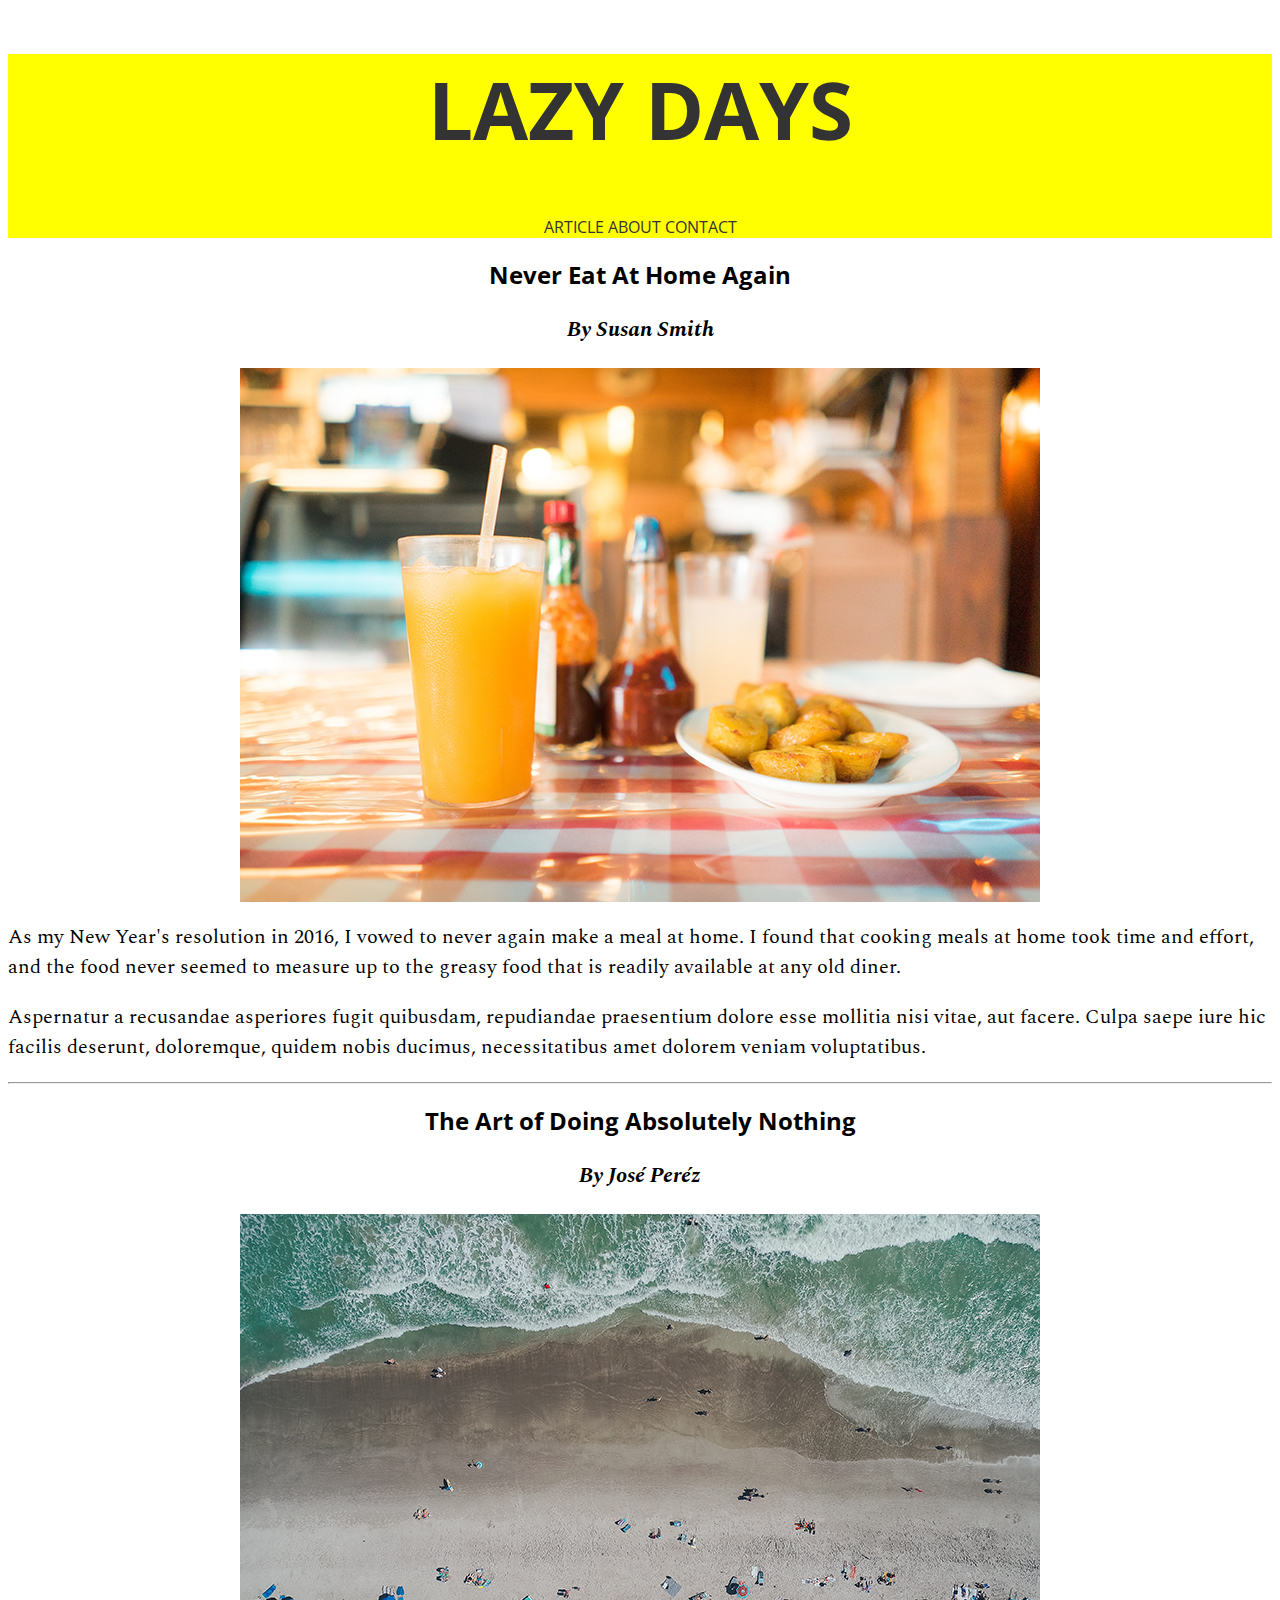
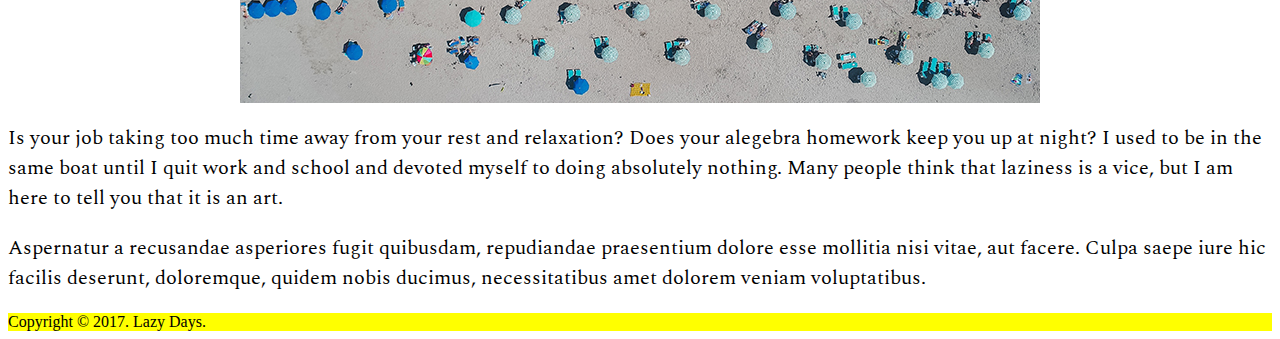
<file: lazy_days/index.html>
<!DOCTYPE html>
<html lang="en">
<body>
<header>
<head>
  <meta charset="UTF-8">
  <meta name="viewport" content="width=device-width, initial-scale=1.0">
  <meta http-equiv="X-UA-Compatible" content="ie=edge">
  <title>Lazy Days</title>
  <link rel="stylesheet" href="css/style.css">
</head>

  <h1>Lazy Days</h1>

<nav>
<a href="">Article</a></li>
<a href="">About</a></li>
<a href="">Contact</a></li>
</nav>
</header>

	<h2>Never Eat At Home Again</h2>
	<h3>By Susan Smith</h3>

	<!-- Add image. The image is diner.jpg in the images folder. -->
  <img src="images/diner.jpg" alt="diner"></img>
	<p>As my New Year's resolution in 2016, I vowed to never again make a meal at home. I found that cooking meals at home took time and effort, and the food never seemed to measure up to the greasy food that is readily available at any old diner.</p>
	<p>Aspernatur a recusandae asperiores fugit quibusdam, repudiandae praesentium dolore esse mollitia nisi vitae, aut facere. Culpa saepe iure hic facilis deserunt, doloremque, quidem nobis ducimus, necessitatibus amet dolorem veniam voluptatibus.</p>
<hr>
	<h2>The Art of Doing Absolutely Nothing</h2>
	<h3>By José Peréz</h3>
	<!-- Add image. The image is beach.jpg in the images folder. -->
<img src="images/beach.jpg" alt="beach"></img>
  <p>Is your job taking too much time away from your rest and relaxation? Does your alegebra homework keep you up at night? I used to be in the same boat until I quit work and school and devoted myself to doing absolutely nothing. Many people think that laziness is a vice, but I am here to tell you that it is an art.</p>
	<p>Aspernatur a recusandae asperiores fugit quibusdam, repudiandae praesentium dolore esse mollitia nisi vitae, aut facere. Culpa saepe iure hic facilis deserunt, doloremque, quidem nobis ducimus, necessitatibus amet dolorem veniam voluptatibus.</p>


	<footer>Copyright &copy; 2017. Lazy Days.</footer>
</body>

</html>
</file>
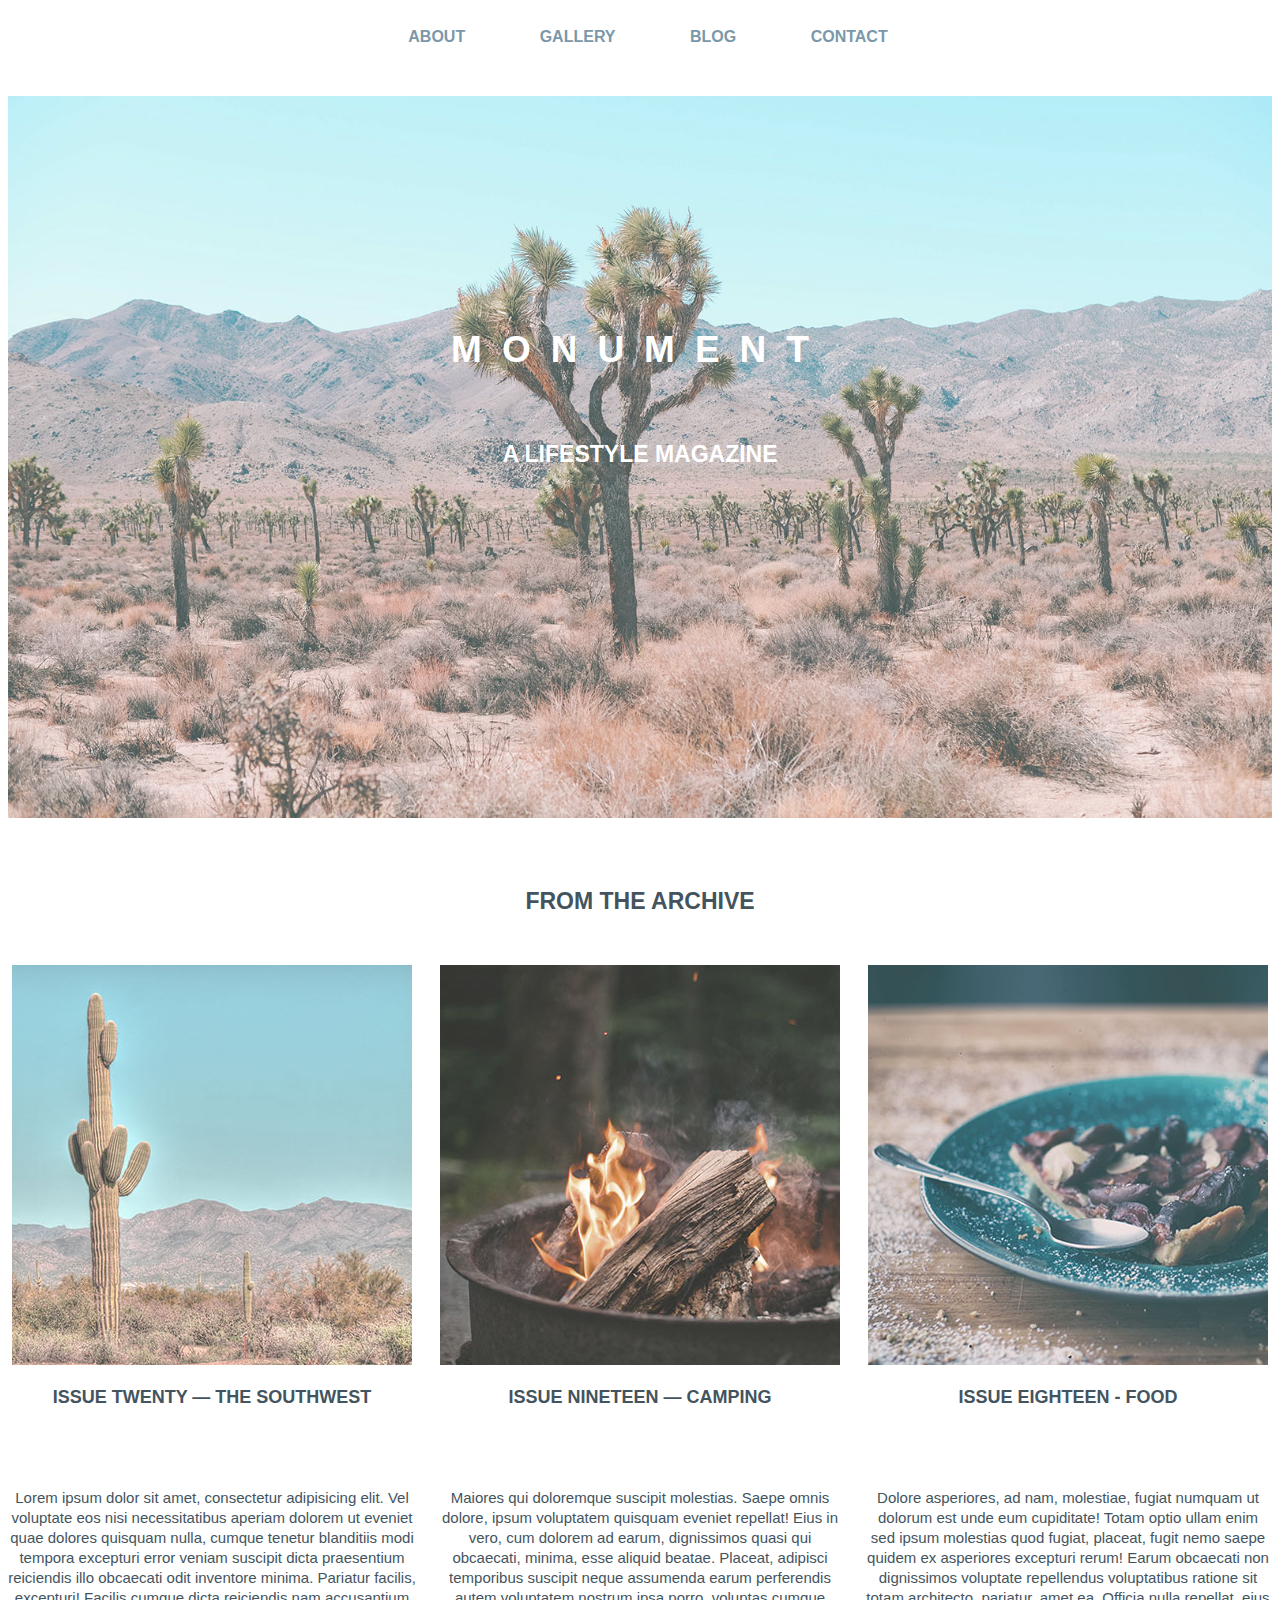
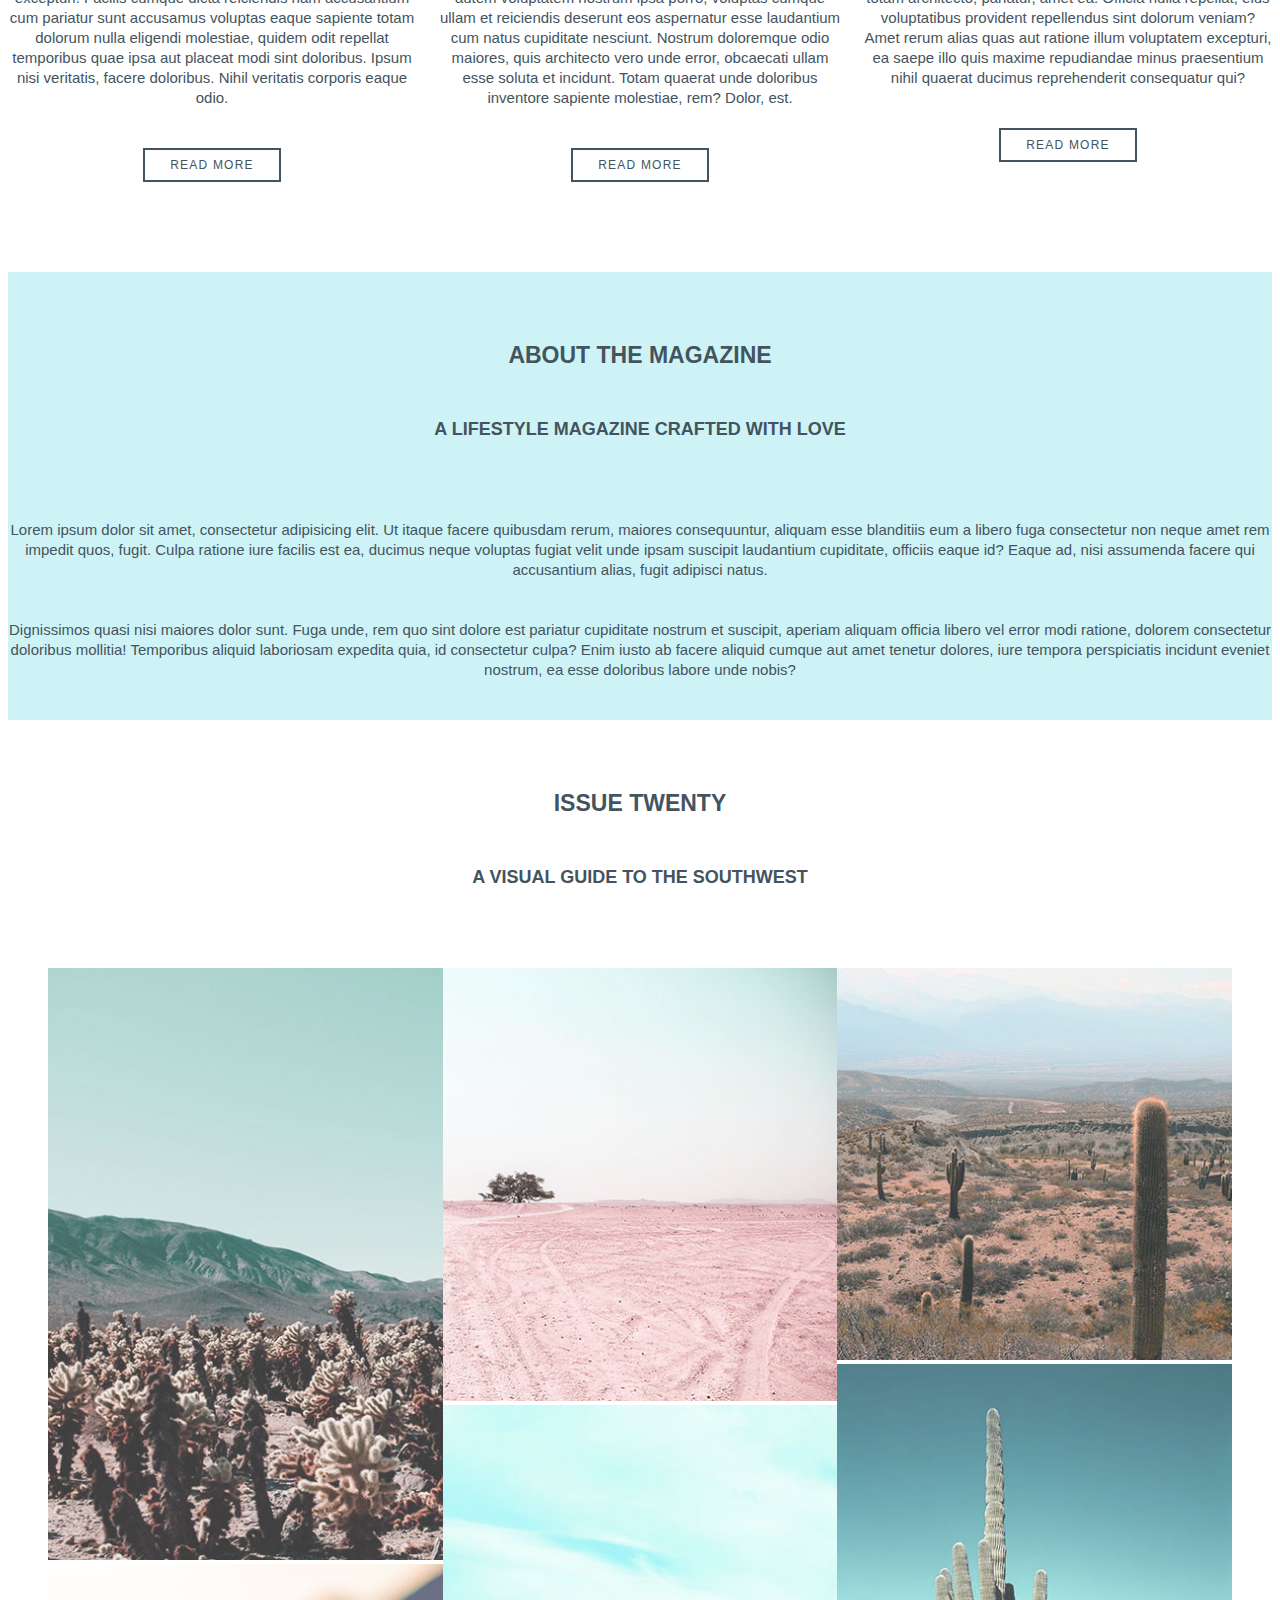
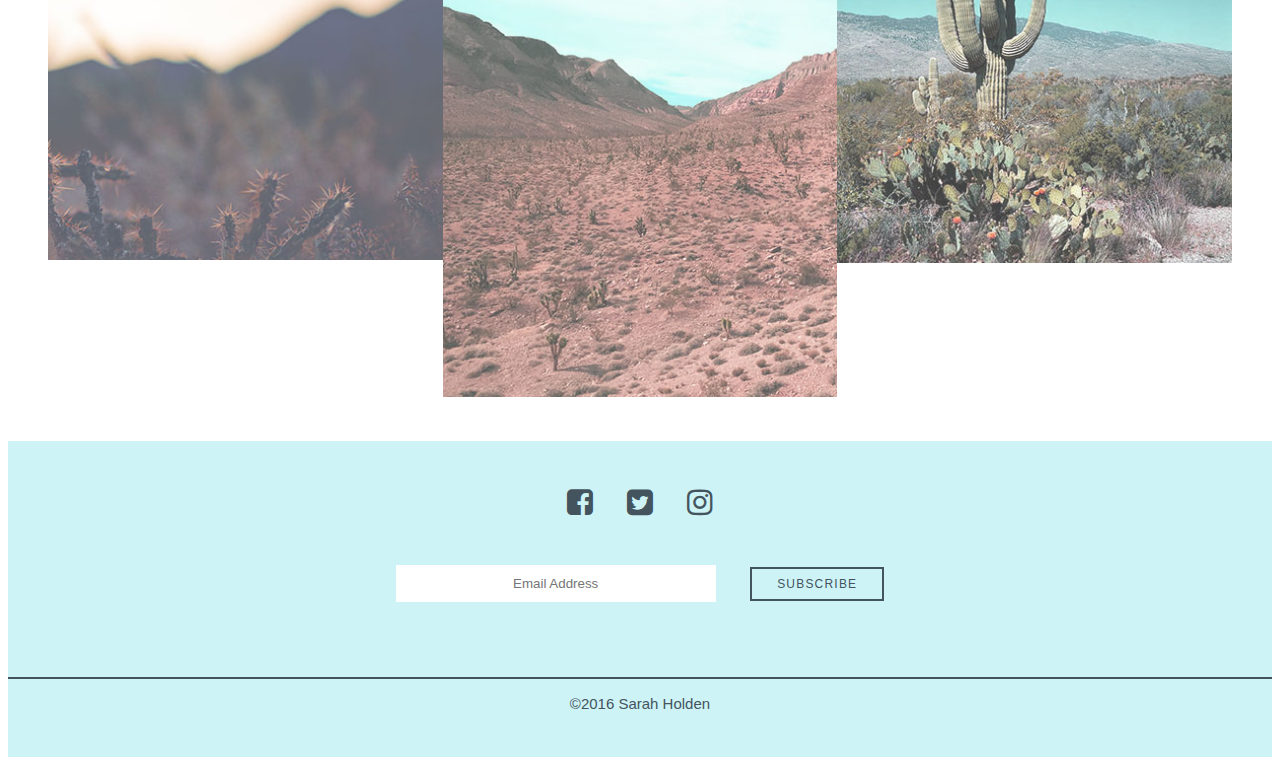
<file: monument_lab_starter/index.html>
<!DOCTYPE html>
<html lang="en">
<head>
	<meta charset="UTF-8">
	<title>Monument | Home</title>
	<!-- Link for FontAwesome has already been added! -->
	<link rel="stylesheet" href="https://maxcdn.bootstrapcdn.com/font-awesome/4.7.0/css/font-awesome.min.css">
	<link rel="stylesheet" href="css/style.css">

</head>
<body>
<div class="navbar">
	<nav>
		<a href="#"> About</a>
		<a href="#">Gallery</a>
		<a href="#">Blog</a>
		<a href="#">Contact</a>
	</nav>
</div>
	<header>
		<h1><a href="#">Monument</a></h1>
		<h2>A Lifestyle Magazine</h2>
	</header>

	<main>
		<section>
			<h2>From the Archive</h2>
			<div class="archive">
				<article>
					<img src="images/article_1.jpg">

					<h3>Issue Twenty &mdash; The Southwest</h3>
					<p>Lorem ipsum dolor sit amet, consectetur adipisicing elit. Vel voluptate eos nisi necessitatibus aperiam dolorem ut eveniet quae dolores quisquam nulla, cumque tenetur blanditiis modi tempora excepturi error veniam suscipit dicta praesentium reiciendis illo obcaecati odit inventore minima. Pariatur facilis, excepturi! Facilis cumque dicta reiciendis nam accusantium cum pariatur sunt accusamus voluptas eaque sapiente totam dolorum nulla eligendi molestiae, quidem odit repellat temporibus quae ipsa aut placeat modi sint doloribus. Ipsum nisi veritatis, facere doloribus. Nihil veritatis corporis eaque odio.</p>
					<!--<a href="#">Read More</a>-->
					<button type="Submit">Read More</button>
				</article>
				<article>
					<img src="images/article_2.jpg">

					<h3>Issue Nineteen &mdash; Camping</h3>
					<p>Maiores qui doloremque suscipit molestias. Saepe omnis dolore, ipsum voluptatem quisquam eveniet repellat! Eius in vero, cum dolorem ad earum, dignissimos quasi qui obcaecati, minima, esse aliquid beatae. Placeat, adipisci temporibus suscipit neque assumenda earum perferendis autem voluptatem nostrum ipsa porro, voluptas cumque ullam et reiciendis deserunt eos aspernatur esse laudantium cum natus cupiditate nesciunt. Nostrum doloremque odio maiores, quis architecto vero unde error, obcaecati ullam esse soluta et incidunt. Totam quaerat unde doloribus inventore sapiente molestiae, rem? Dolor, est.</p>
					<!--<a href="#">Read More</a>-->
					<button type="Submit">Read More</button>
				</article>
				<article>

					<img src="images/article_3.jpg">

					<h3>Issue Eighteen - Food</h3>
					<p>Dolore asperiores, ad nam, molestiae, fugiat numquam ut dolorum est unde eum cupiditate! Totam optio ullam enim sed ipsum molestias quod fugiat, placeat, fugit nemo saepe quidem ex asperiores excepturi rerum! Earum obcaecati non dignissimos voluptate repellendus voluptatibus ratione sit totam architecto, pariatur, amet ea. Officia nulla repellat, eius voluptatibus provident repellendus sint dolorum veniam? Amet rerum alias quas aut ratione illum voluptatem excepturi, ea saepe illo quis maxime repudiandae minus praesentium nihil quaerat ducimus reprehenderit consequatur qui?</p>
					<!--<a href="#">Read More</a-->
					<button type="Submit">Read More</button>
				</article>
			</div>
		</section>
		<section>
			<div class=about>
				<h2>About The Magazine</h2>
				<h3>A Lifestyle Magazine Crafted with Love</h3>
				<p>Lorem ipsum dolor sit amet, consectetur adipisicing elit. Ut itaque facere quibusdam rerum, maiores consequuntur, aliquam esse blanditiis eum a libero fuga consectetur non neque amet rem impedit quos, fugit. Culpa ratione iure facilis est ea, ducimus neque voluptas fugiat velit unde ipsam suscipit laudantium cupiditate, officiis eaque id? Eaque ad, nisi assumenda facere qui accusantium alias, fugit adipisci natus.</p>
				<p>Dignissimos quasi nisi maiores dolor sunt. Fuga unde, rem quo sint dolore est pariatur cupiditate nostrum et suscipit, aperiam aliquam officia libero vel error modi ratione, dolorem consectetur doloribus mollitia! Temporibus aliquid laboriosam expedita quia, id consectetur culpa? Enim iusto ab facere aliquid cumque aut amet tenetur dolores, iure tempora perspiciatis incidunt eveniet nostrum, ea esse doloribus labore unde nobis?</p>
			</div>
		</section>
		<section>
			<h2>Issue Twenty</h2>

			<h3>A visual guide to the Southwest</h3>


			<div class="gallery">
				<div>
					<img src="images/gallery_1.jpg" alt="Desert 1">
					<img src="images/gallery_3.jpg" alt="Desert 2">
				</div>
				<div>
					<img src="images/gallery_4.jpg" alt="Desert 3">
					<img src="images/gallery_2.jpg" alt="Desert 4">
				</div>
				<div>
					<img src="images/gallery_5.jpg" alt="Desert 5">
					<img src="images/gallery_6.jpg" alt="Desert 6">
				</div>
			</div>

		</section>
	</main>


	<!-- Insert FontAwesome Icons -->

	<!-- I've given you this one, but look it up to see what it's used for :) -->
	<footer>
		<div class=wrap>
			<div class="social-links">
				<a href=""><i class="fa fa-facebook-square" aria-hidden="true"></i></a>
				<a href=""><i class="fa fa-twitter-square" aria-hidden="true"></i></a>
				<a href=""><i class="fa fa-instagram" aria-hidden="true"></i></a>
			</div>
			<input type="text" placeholder="Email Address">
			<button type="submit">Subscribe</button>
		</div>
	</br>
	<p class="copyright">&copy;2016 Sarah Holden</p>
</footer>

</body>
</html>
</file>
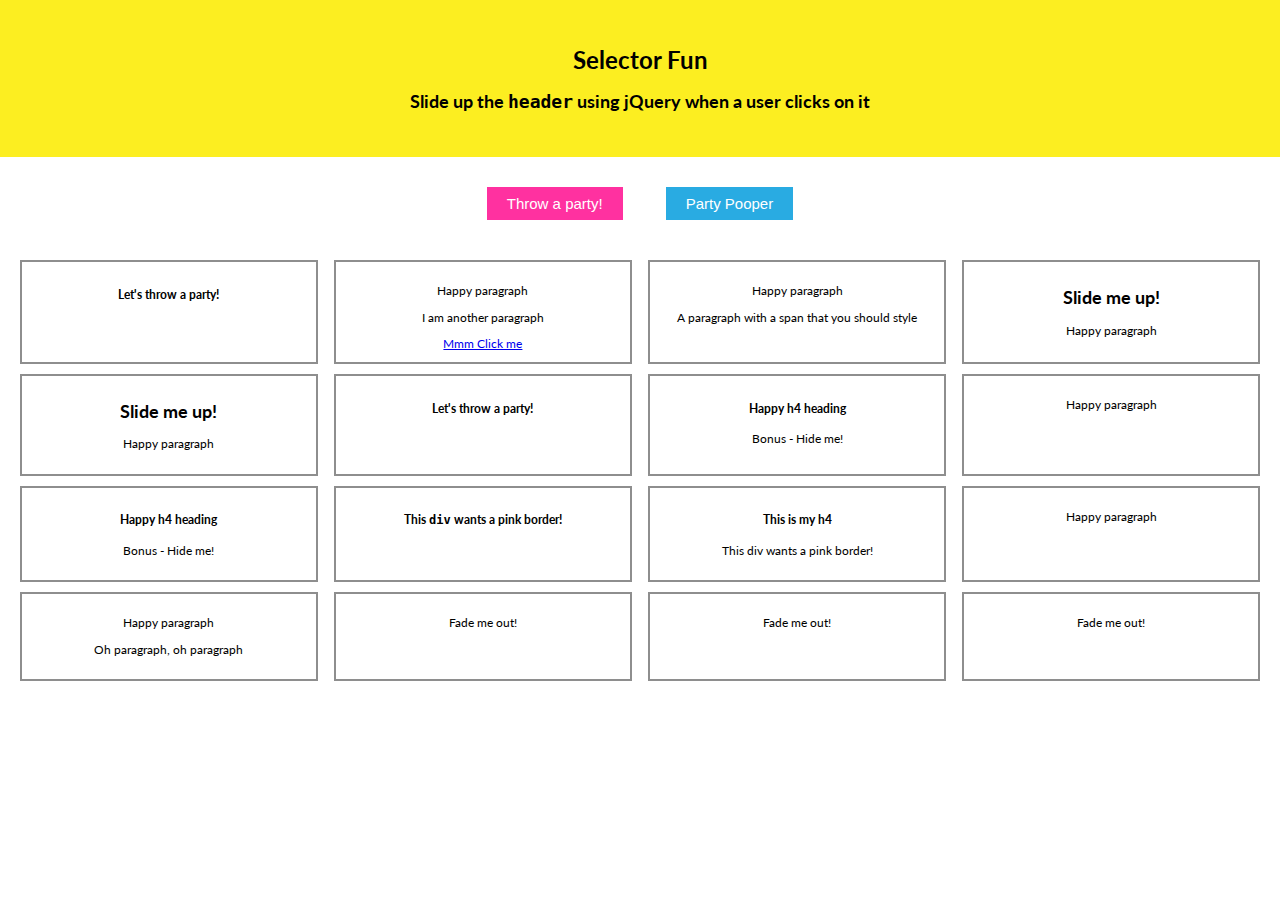
<file: select_fun/index.html>
<!DOCTYPE html>
<html lang="en">
<head>
	<meta charset="utf-8">
	<title>Select Fun!</title>
	<link rel="stylesheet" href="css/style.css">

</head>
<body>

	<header>
		<h1>Selector Fun</h1>
		<h2>Slide up the <code>header</code> using jQuery when a user clicks on it</h2>
	</header>

	<button id="party-time">Throw a party!</button>
	<button id="reset">Party Pooper</button>
	<section id="boxes" class="boring">
		<section class="row" id="row1">
			<div class="box add-para" id="box1">
				<h4>Let's throw a party!</h4>
			</div>

			<article class="box" id="box2">
				<p>Happy paragraph</p>
				<p>I am another paragraph</p>
				<a href="#">Mmm Click me</a>
			</article>

			<div class="box" id="box3">
				<p>Happy paragraph</p>
				<p>A paragraph with a <span>span that you should style</span></p>
			</div>

			<div class="box" id="box4">
				<h2>Slide me up!</h2>
				<p>Happy paragraph</p>
			</div>
		</section>

		<section class="row" id="row2">

			<div class="box" id="box5">
				<h2>Slide me up!</h2>
				<p>Happy paragraph</p>
			</div>

			<article class="box add-para" id="box6">
				<h4>Let's throw a party!</h4>
			</article>

			<article class="box" id="box7">
				<h4>Happy h4 heading</h4>
				<p>Bonus - Hide me!</p>
			</article>

			<div class="box" id="box8">
				<p>Happy paragraph</p>
			</div>
		</section>

		<section class="row" id="row3">

			<article class="box" id="box9">
				<h4>Happy h4 heading</h4>
				<p>Bonus - Hide me!</p>
			</article>

			<div class="box add-para" id="box10">
				<h4>This <code>div</code> wants a pink border!</h4>
			</div>

			<div class="box" id="box11">
				<h4>This is my h4</h4>
				<p>This div wants a pink border!</p>
			</div>

			<article class="box" id="box12">
				<p>Happy paragraph</p>
			</article>

		</section>

		<section class="row" id="row4">

			<article class="box purplebox" id="box14">
				<p>Happy paragraph</p>
				<p>Oh paragraph, oh paragraph</p>
			</article>

			<div class="box" id="box13">
				<p>Fade me out!</p>
			</div>

			<div class="box" id="box15">
				<p>Fade me out!</p>
			</div>

			<div class="box" id="box16">
				<p>Fade me out!</p>
			</div>
		</section>
	</section>

	<footer>
		<p>I am hidden, but I want to be shown when the anchor in box2 is clicked</p>
	</footer>

	<script
  src="http://code.jquery.com/jquery-3.2.1.min.js"
  integrity="sha256-hwg4gsxgFZhOsEEamdOYGBf13FyQuiTwlAQgxVSNgt4="
  crossorigin="anonymous"></script>
	<script src="js/main.js"></script>
</body>
</html>
</file>
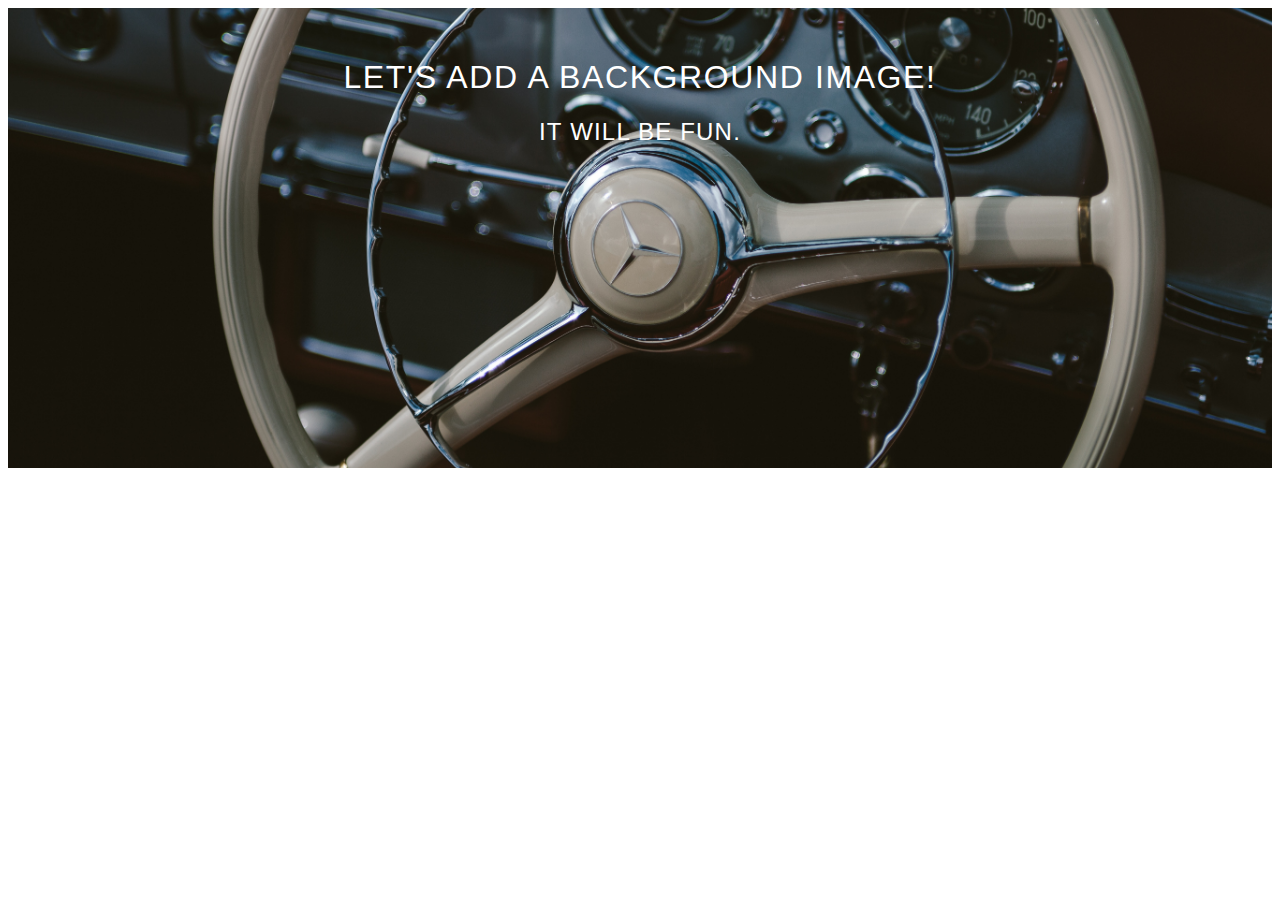
<file: 05_starter_lab/background-image/index.html>
<!DOCTYPE html>
<html lang="en">
<head>
	<meta charset="UTF-8">
	<title>Background Image</title>
	<link rel="stylesheet" href="css/style.css">
</head>
<body>

	<header>
		<h1>Let's add a background Image!</h1>
		<h2>It will be fun.</h2>
	</header>
	
</body>
</html>
</file>
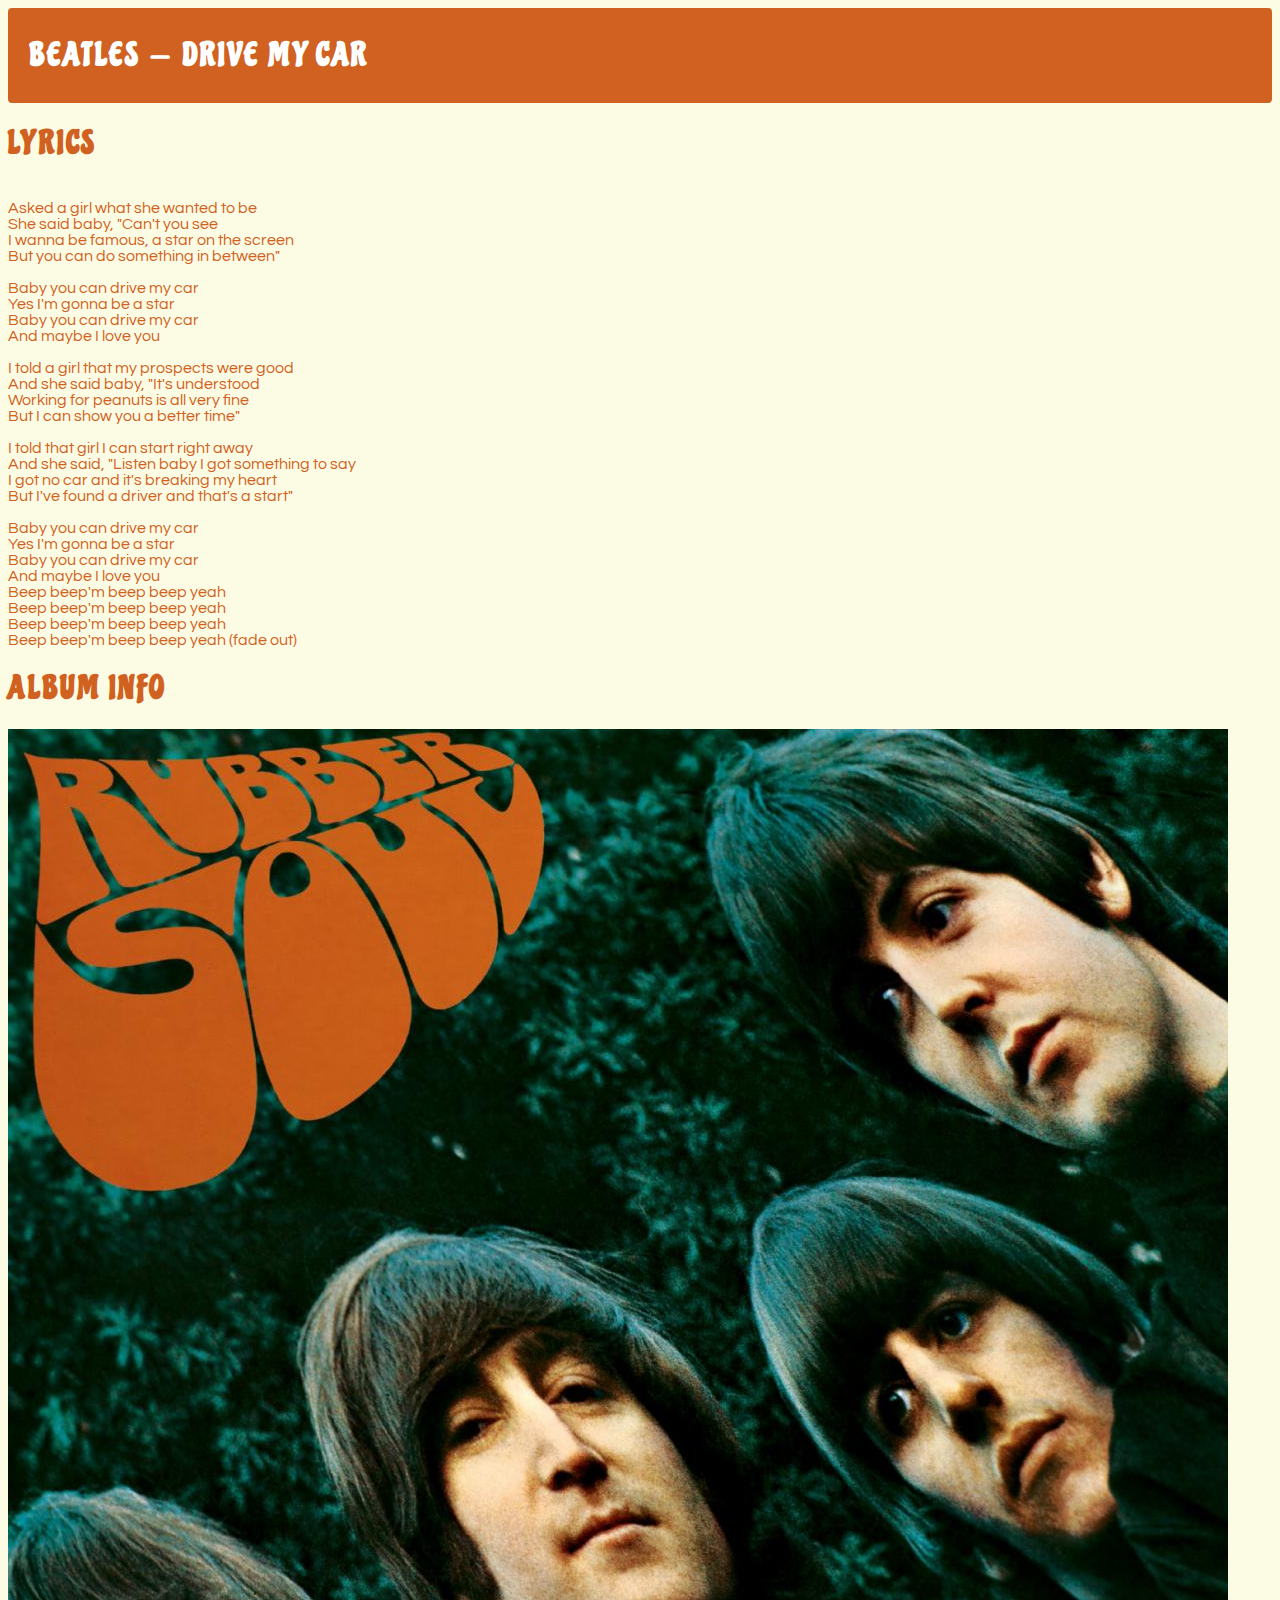
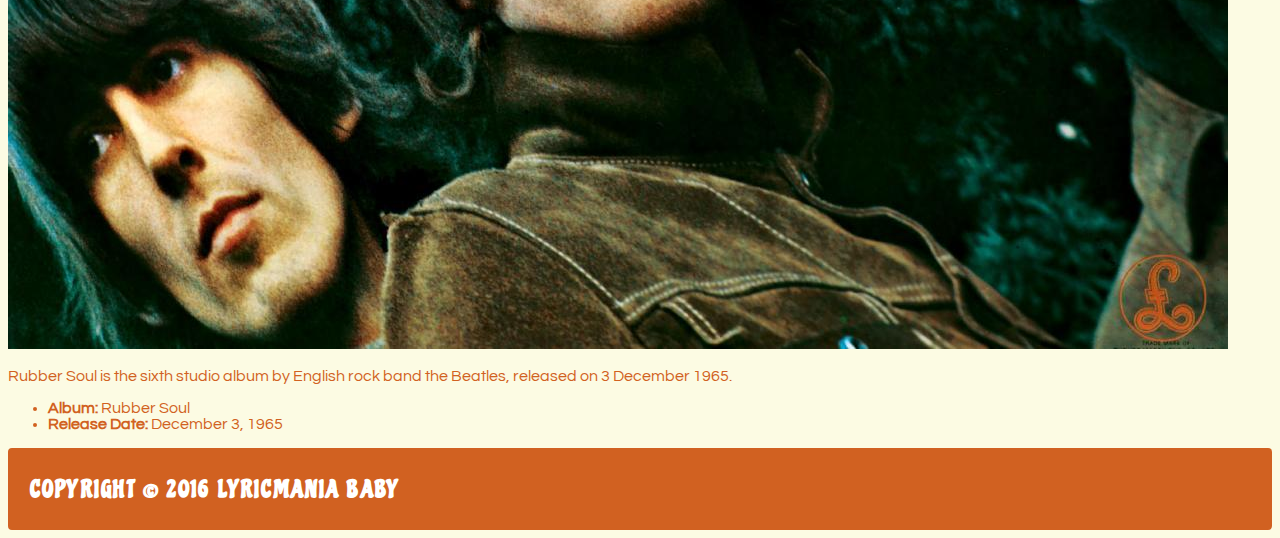
<file: 05_starter_lab/beatles_columns/index.html>
<!DOCTYPE html>
<html lang="en">
<head>
	<meta charset="UTF-8">
	<title>Floating Sections</title>
	<link href='https://fonts.googleapis.com/css?family=Chicle' rel='stylesheet' type='text/css'>
	<link href='https://fonts.googleapis.com/css?family=Questrial' rel='stylesheet' type='text/css'>
	<link rel="stylesheet" href="css/style.css">
</head>
<body>

	<div id="page">

		<header>
		  <h1>Beatles &mdash; Drive my Car</h1>
		</header>


			  <h1>Lyrics</h1>
			  <p><br>
			  	Asked a girl what she wanted to be<br>
					She said baby, "Can't you see<br>
					I wanna be famous, a star on the screen<br>
					But you can do something in between"<br>
					<br>
					Baby you can drive my car<br>
					Yes I'm gonna be a star<br>
					Baby you can drive my car<br>
					And maybe I love you<br>
					<br>
					I told a girl that my prospects were good<br>
					And she said baby, "It's understood<br>
					Working for peanuts is all very fine<br>
					But I can show you a better time"<br>
					<br>
					I told that girl I can start right away<br>
					And she said, "Listen baby I got something to say<br>
					I got no car and it's breaking my heart<br>
					But I've found a driver and that's a start"<br>
					<br>
					Baby you can drive my car<br>
					Yes I'm gonna be a star<br>
					Baby you can drive my car<br>
					And maybe I love you<br>
					Beep beep'm beep beep yeah<br>
					Beep beep'm beep beep yeah<br>
					Beep beep'm beep beep yeah<br>
					Beep beep'm beep beep yeah (fade out)<br>
			  </p>


			  <h1>Album Info</h1>
			  <img src="images/rubber_soul.jpg" alt="Rubber Soul Album Cover">
			  <p>Rubber Soul is the sixth studio album by English rock band the Beatles, released on 3 December 1965.</p>
			  <ul>
			  	<li><strong>Album:</strong> Rubber Soul</li>
			  	<li><strong>Release Date:</strong> December 3, 1965</li>
			  </ul>


		<footer>
		  <h2>Copyright &copy; 2016 Lyricmania Baby</h2>
		</footer>

	</div>

</body>
</html>
</file>
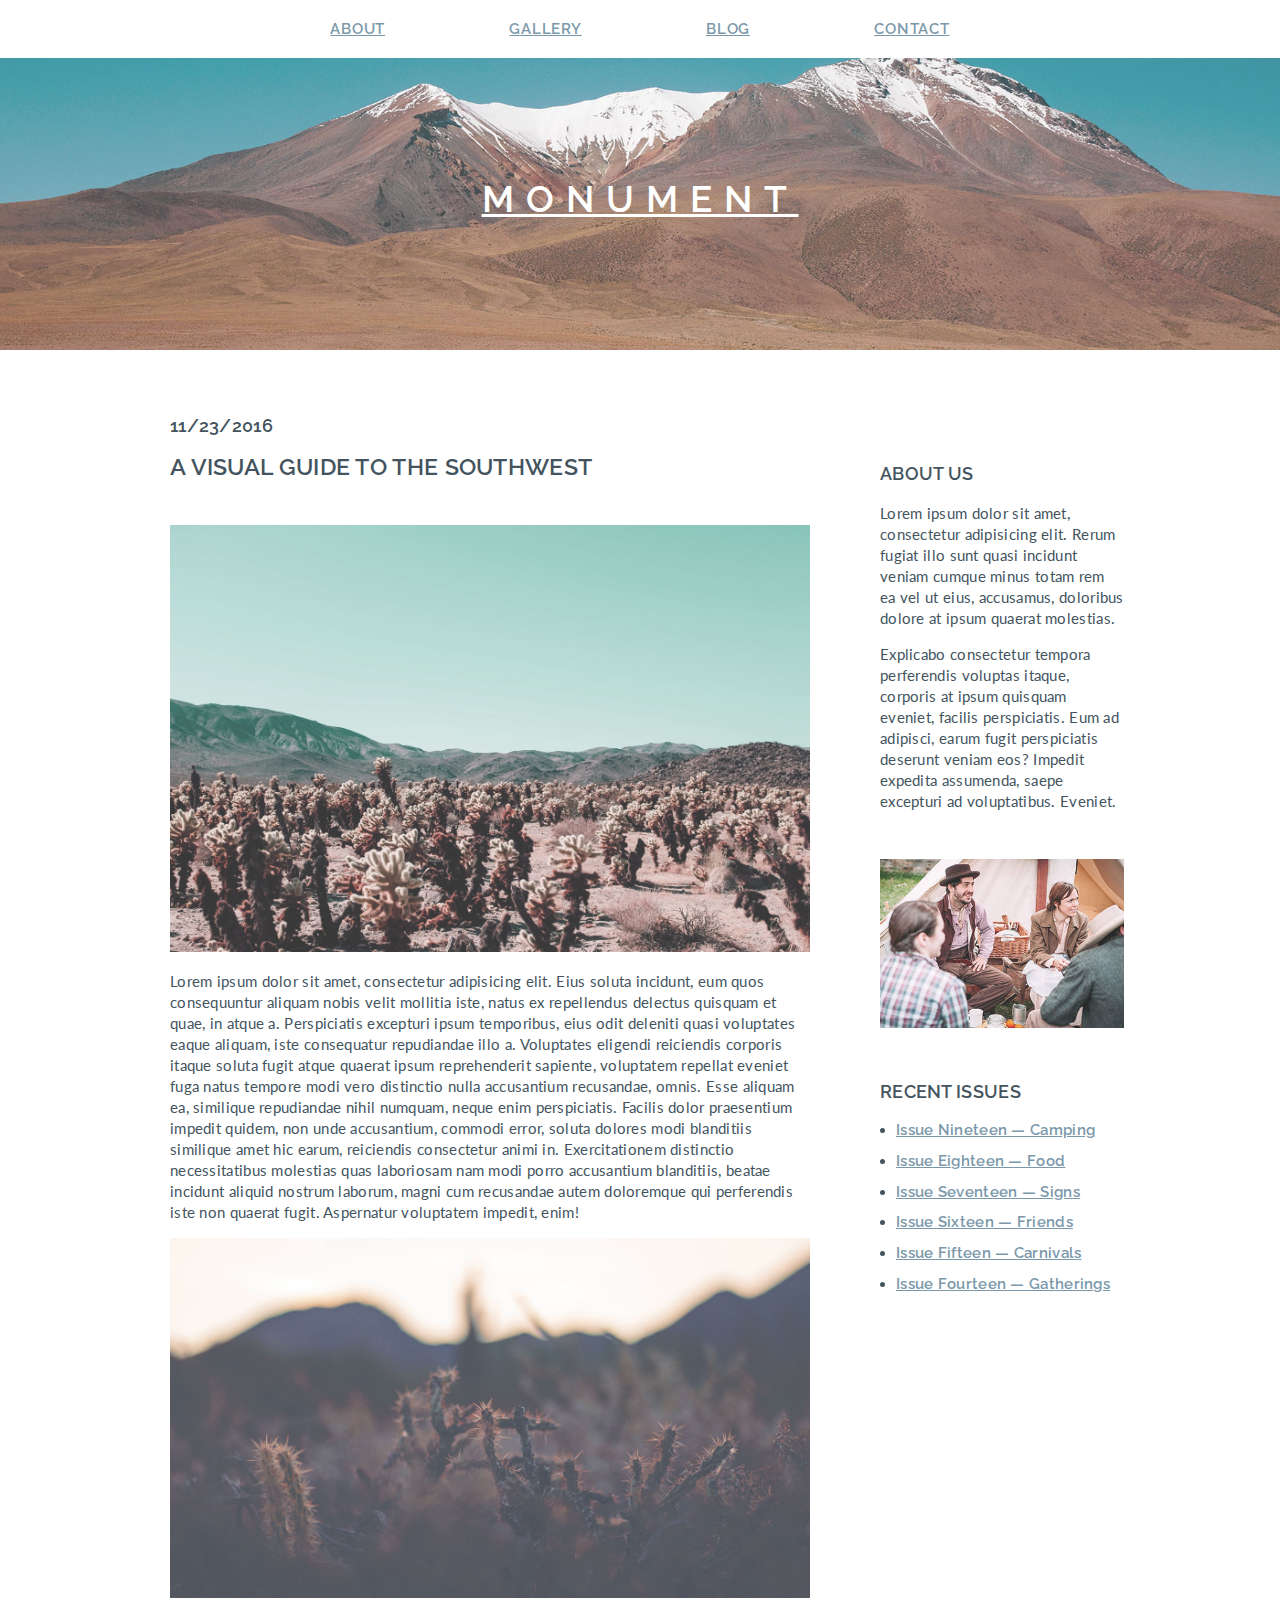
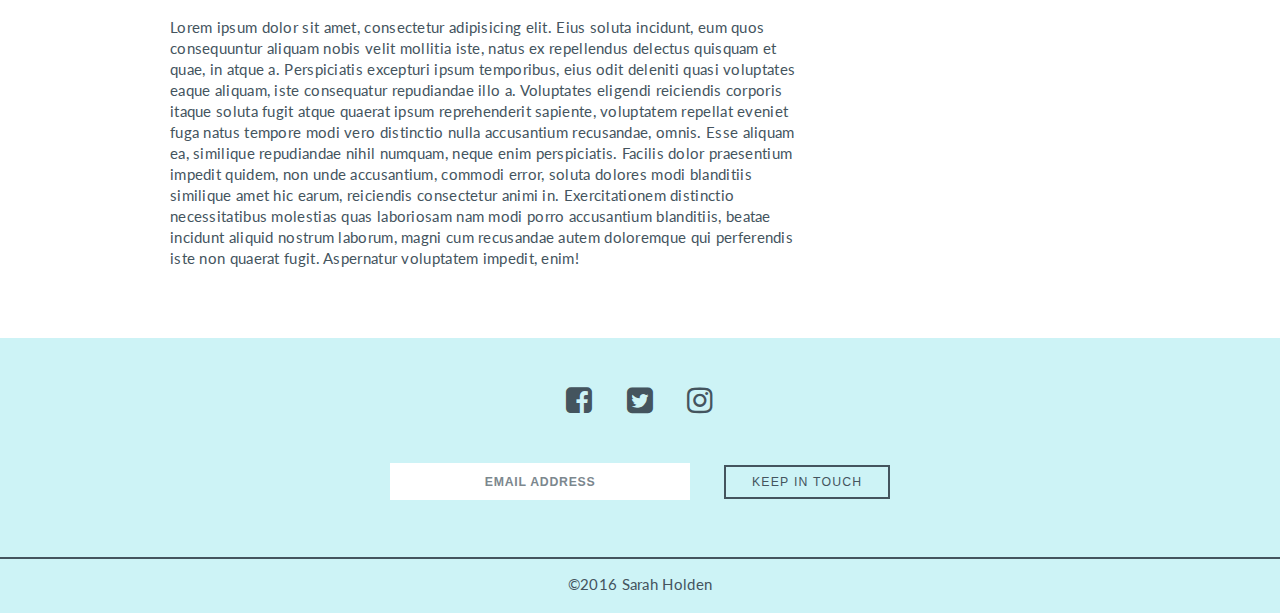
<file: 05_starter_lab/inspect_element/index.html>
<!DOCTYPE html>
<html lang="en">
<head>
	<meta charset="UTF-8">
	<title>Monument | Blog</title>
	<link href="https://fonts.googleapis.com/css?family=Lato:400,400i|Raleway:500,600" rel="stylesheet">
	<link rel="stylesheet" href="https://maxcdn.bootstrapcdn.com/font-awesome/4.7.0/css/font-awesome.min.css">
	<link rel="stylesheet" href="css/style.css">

</head>
<body class="blog-page">

	<header>
		<div>
			<h1><a href="index.html">Monument</a></h1>
		</div>
	</header>
	<nav>
		<a href="index.html#about">About</a>
		<a href="index.html#gallery">Gallery</a>
		<a href="blog.html">Blog</a>
		<a href="index.html#contact">Contact</a>
	</nav>

	<div class="wrap grid-wrapper">
		<section>
			<article>
				<h3>11/23/2016</h3>
				<h2>A Visual Guide to the Southwest</h2>
				<img src="images/blog_1.jpg" alt="">
				<p>Lorem ipsum dolor sit amet, consectetur adipisicing elit. Eius soluta incidunt, eum quos consequuntur aliquam nobis velit mollitia iste, natus ex repellendus delectus quisquam et quae, in atque a. Perspiciatis excepturi ipsum temporibus, eius odit deleniti quasi voluptates eaque aliquam, iste consequatur repudiandae illo a. Voluptates eligendi reiciendis corporis itaque soluta fugit atque quaerat ipsum reprehenderit sapiente, voluptatem repellat eveniet fuga natus tempore modi vero distinctio nulla accusantium recusandae, omnis. Esse aliquam ea, similique repudiandae nihil numquam, neque enim perspiciatis. Facilis dolor praesentium impedit quidem, non unde accusantium, commodi error, soluta dolores modi blanditiis similique amet hic earum, reiciendis consectetur animi in. Exercitationem distinctio necessitatibus molestias quas laboriosam nam modi porro accusantium blanditiis, beatae incidunt aliquid nostrum laborum, magni cum recusandae autem doloremque qui perferendis iste non quaerat fugit. Aspernatur voluptatem impedit, enim!</p>
				<img src="images/blog_2.jpg" alt="">
				<p>Lorem ipsum dolor sit amet, consectetur adipisicing elit. Eius soluta incidunt, eum quos consequuntur aliquam nobis velit mollitia iste, natus ex repellendus delectus quisquam et quae, in atque a. Perspiciatis excepturi ipsum temporibus, eius odit deleniti quasi voluptates eaque aliquam, iste consequatur repudiandae illo a. Voluptates eligendi reiciendis corporis itaque soluta fugit atque quaerat ipsum reprehenderit sapiente, voluptatem repellat eveniet fuga natus tempore modi vero distinctio nulla accusantium recusandae, omnis. Esse aliquam ea, similique repudiandae nihil numquam, neque enim perspiciatis. Facilis dolor praesentium impedit quidem, non unde accusantium, commodi error, soluta dolores modi blanditiis similique amet hic earum, reiciendis consectetur animi in. Exercitationem distinctio necessitatibus molestias quas laboriosam nam modi porro accusantium blanditiis, beatae incidunt aliquid nostrum laborum, magni cum recusandae autem doloremque qui perferendis iste non quaerat fugit. Aspernatur voluptatem impedit, enim!</p>
			</article>
		</section>

		<aside>
			<h3>About Us</h3>
			<p>Lorem ipsum dolor sit amet, consectetur adipisicing elit. Rerum fugiat illo sunt quasi incidunt veniam cumque minus totam rem ea vel ut eius, accusamus, doloribus dolore at ipsum quaerat molestias.</p>
			<p>Explicabo consectetur tempora perferendis voluptas itaque, corporis at ipsum quisquam eveniet, facilis perspiciatis. Eum ad adipisci, earum fugit perspiciatis deserunt veniam eos? Impedit expedita assumenda, saepe excepturi ad voluptatibus. Eveniet.</p>
			<img src="images/about.jpg" alt="">
			<h3>Recent Issues</h3>
			<ul>
				<li><a href="">Issue Nineteen &mdash; Camping</a></li>
				<li><a href="">Issue Eighteen &mdash; Food</a></li>
				<li><a href="">Issue Seventeen &mdash; Signs</a></li>
				<li><a href="">Issue Sixteen &mdash; Friends</a></li>
				<li><a href="">Issue Fifteen &mdash; Carnivals</a></li>
				<li><a href="">Issue Fourteen &mdash; Gatherings</a></li>
			</ul>
		</aside>
	</div>

	<footer>
		<div class="wrap">
			<div class="social-links">
				<a href=""><i class="fa fa-facebook-square" aria-hidden="true"></i></a>
				<a href=""><i class="fa fa-twitter-square" aria-hidden="true"></i></a>
				<a href=""><i class="fa fa-instagram" aria-hidden="true"></i></a>
			</div>
			<input type="text" placeholder="Email Address">
			<button type="submit">Keep in Touch</button>
		</div>

		<p class="copyright">&copy;2016 Sarah Holden</p>
	</footer>

</body>
</html>
</file>
<file: lazy_days/css/style.css>
@import url('https://fonts.googleapis.com/css?family=Open+Sans:400,700,700i|Spectral:400,400i');

header {
  background-color: yellow;
  font-family: "Open Sans","serif";
  font-size: 40px;
  text-align: center;
  color: #333333;
  text-transform: uppercase;
}
nav {
  font-family: "Open Sans","serif";
  font-size: 16px;
}
a {
  text-decoration: none;
  color: #333333;
}
body {
  text-align: center;
}
h2  {
  font-family: "Open Sans","serif";
}
h3 {
  font-family: "Spectral";
  font-size: 22px;
  font-style: italic;
}
img {
  display: block;
  margin: 0 auto;
}
p {
  font-family: "Spectral";
  font-size: 20px;
  text-align: left;
}
footer {
  background-color: yellow;
  text-align: left;
}
</file>
<file: monument_lab_starter/css/style.css>
/*Add a link to Google Fonts at the top! THis should be the first line of your stylesheet.*/
@import url('https://fonts.googleapis.com/css?family=Lato%7CRaleway:400,600')`
/* ----------------------------------------
Base Styles
------------------------------------------- */
/* Note: Makes sure that padding and the border are included in the width for each element. */
/* Don't add anything else under the * selector! */
* {
	box-sizing: border-box;
}

img {
	max-width: 100%;
}

/* ----------------------------------------
Typography
------------------------------------------- */
body {
	font-family: "Raleway", sans-serif;
	font-weight: 600px;
	text-align: center;
	color: #44545E;
}


/* ----------------------------------------
Lists
------------------------------------------- */
nav a{
	text-decoration: none;
	color: #7B98AA;
	text-transform: uppercase;
	font-family: "Raleway", sans-serif;
	font-weight: 600;
	font-size: 16px;
	display: inline-block;
	padding-bottom: 50px;

}
nav {
	text-align: center;
	margin-top: 20px;
	word-spacing: 70px;

}
.navbar {
	position: fixed;
	width: 100%;
	height: auto;
	background-color:white;
}



/* ----------------------------------------
Layout
------------------------------------------- */

.archive {
	display: grid;
	grid-template-columns: 1fr 1fr 1fr;
	column-gap: 20px;
	margin: 10px 0px 10px 0px;
}
p {
	font-family: "Lato", sans-serif;
	font-size: 15px;
	font-weight: 400px;
	color: #44545E;
	text-align: center;
	line-height: 20px;
	margin-bottom: 40px;
}
h2 {
	text-align: center;
	font-family: "raleway", sans-serif;
	font-size: 23px;
	font-weight: 600px;
	color: #44545E;
	text-transform: uppercase;
	padding: 30px;
	margin-bottom: 20px;
	margin-top: 40px;
}
h3 {
	text-align: center;
	font-family: "Raleway", sans-serif;
	font-weight: 600px;
	font-size: 18px;
	color: #44545E;
	text-transform: uppercase;
	margin-bottom: 30px;
	padding-bottom: 50px;
}
.about {
	background-color: #CDF3F6;
	overflow: auto;
	margin-top: 20px;
	text-align: center;
}
.gallery {
	display: grid;
	grid-template-columns: 1fr 1fr 1fr;
	padding-bottom: 40px;
	margin: 0px 40px 0px 40px;
}


/* ----------------------------------------
Header
------------------------------------------- */
header {
	background-image: url("../images/home_header_bg.jpg");
	text-align: center;
	color: white;
	background-size: cover;
	padding: 300px;


}
header h1 a {
	color: white;
	text-decoration: none;
	font-family: "Raleway", sans-serif;
	font-weight: 600px;
	text-transform: uppercase;
	font-size: 37px;
	letter-spacing: 20px;
	text-indent: 20px;

}
header h2 {
	text-transform: uppercase;
	font-size: 23px;
	font-weight: 600px;
	font-family: "Raleway", sans-serif;
	color: white;
}
article {
	text-align: center;
	margin-bottom: 70px;

}
/* ----------------------------------------
Buttons
------------------------------------------- */
button {
	cursor: pointer;
	outline: 0;
	border: 2px solid #44545E;
	color: #44545E;
	padding: 8px 25px;
	background-color: transparent;
	font-weight: 500;
	text-transform: uppercase;
	font-size: 12px;
	letter-spacing: 1.2px;
	transition: all .3s ease-in-out;

}

/*article a {
text-align: center;
text-decoration: none;
color: #44545E;
text-transform: uppercase;
border: solid;
font-family: "Raleway", sans-serif;
font-weight: 600px;
font-size:13px;
padding: 15px 25px 15px 25px;
margin-bottom: 60px;

}*/
/*footer button {
cursor: pointer;
outline: 0;
border: 2px solid #44545E;
color: #44545E;
padding: 8px 25px;
background-color: transparent;
font-weight: 500;
text-transform: uppercase;
font-size: 12px;
letter-spacing: 1.2px;
transition: all .3s ease-in-out;
}*/
button:hover {
	background-color: #44545E;
	color: white;
	font-weight: 600;
}
/* ----------------------------------------
Footer
------------------------------------------- */
input {
	margin-bottom: 12px;
	margin-right: 30px;
	padding: 11px 10px;
	outline: 0;
	width: 300px;
	border: 0;
	text-align: center;
}
footer {
	background-color: #CDF3F6;
	overflow: auto;
}

footer .wrap {
	padding: 30px 15px;
	text-align: center;
}

.social-links a {
	font-size: 30px;
	padding: 15px;
	margin-bottom: 30px;
	display: inline-block;
	color: #44545E;
}

.copyright {
	border-top: 2px solid #44545E;
	padding: 15px 0 3px;
}
</file>
<file: select_fun/css/style.css>
@import url('https://fonts.googleapis.com/css?family=Lato:400,700');

/******************************************
/* BASE STYLES
/*******************************************/
* {
  box-sizing: border-box;
}

body {
  color: #000;
  font-size: 12px;
  line-height: 1.2;
  font-family: 'Lato', Arial, sans-serif;
  text-align: center;
  margin: 0;
}

/******************************************
/* LAYOUT
/*******************************************/

/* Center the container */

header {
  padding: 30px;
  background-color: #FCEE21;
}

#boxes {
  margin: 20px;
}

#boxes section {
  display: flex;
  justify-content: space-between;
  flex-wrap: wrap;
  margin-bottom: 10px;
}

section article,
section div {
  width: 24%;
  border: 2px solid #29ABE2;
  padding: 10px;
}

.boring article,
.boring div {
  border: 2px solid #8E8E8E;
}

button {
  background-color: #29ABE2;
  border: none;
  display: inline-block;
  margin: 30px 20px 20px;
  font-size: 15px;
  padding: 8px 20px;
  cursor: pointer;
  color: white;
  outline: none;
}

#party-time {
  background-color: #FF31A0;
}

footer {
  padding: 20px;
  background-color: #FCEE21;
  display: none;
}

.selected {
  border: 2px solid #FF31A0;
}


/******************************************
/* ADDITIONAL STYLES
/*******************************************/
.snazzy {
  font-family: "Impact", sans-serif;
  color: purple;
  font-size: 20px;
}

.fun {
  font-family: "Times New Roman", sans-serif;
  color: yellow;
  font-style: italic;

}
</file>
<file: 05_starter_lab/background-image/css/style.css>
h1, h2 {
	font-weight: normal;
	letter-spacing: .05em;
	-webkit-font-smoothing: antialiased;
}

header {
	font-family: sans-serif;
	text-transform: uppercase;
	text-align: center;
	color: white;
	padding: 30px;
	min-height: 400px;
	background-color: #F15B31;
	background-image: url("../images/banner.jpg");
	background-size: cover;
	background-position: center;


}
</file>
<file: 05_starter_lab/beatles_columns/css/style.css>
body {
  font-family: 'Questrial', sans-serif;
  color: #D16121;
  -webkit-font-smoothing: antialiased;
  background-color: #FCFBE3;
}

h1, h2 {
  font-family: 'Chicle', cursive;
  text-transform: uppercase;
  letter-spacing: .09em;
}

header, footer {
  padding: 5px 20px;
  border: 2px solid #D16121;
  border-radius: 4px;
  background: #D16121;
  color: #fff;
}

img {
	max-width: 100%;
}

/*----------------------------------------------
  C O L U M N   L A Y O U T
------------------------------------------------*/
</file>
<file: 05_starter_lab/inspect_element/css/style.css>
/* ----------------------------------------
Base Styles
------------------------------------------- */
* {
	box-sizing: border-box;
}

body {
	font-family: 'Raleway', sans-serif;
	-webkit-font-smoothing: antialiased;
	margin: 0;
	text-transform: uppercase;
	letter-spacing: .02em;
	text-align: center;
	color: #44545E;
	font-size: 15px;
}

/* Responsive images */
img {
	max-width: 100%;
}

/* ----------------------------------------
Typography
------------------------------------------- */
p {
	font-family: 'Lato', sans-serif;
	text-transform: none;
	line-height: 1.4;
}

h1, h2, h3, h4 {
	font-weight: 600;
}

h1 {
	font-size: 37px;
	letter-spacing: 12px;
}

h2 {
	margin-bottom: 45px;
}

h3 {
	margin-bottom: 45px;
}

a {
	textdecoration: none;
	color: #7B98AA;
	font-weight: 600;
}

a:hover {
	color: #44545E;
	-webkit-transition: color .3s ease-in-out;
	transition: color .3s ease-in-out;
}



/* ----------------------------------------
Lists
------------------------------------------- */
ul a {
	text-transform: none;
}

ul {
	padding-left: 16px;
}

li {
	text-align: left;
	margin-bottom: 12.8px;
	color: #44545E;

}

/* ----------------------------------------
Layout
------------------------------------------- */
section {
	padding: 0 30px 54.4px 30px;
	width: 70%;
	text-align: left;
}

.wrap {
	max-width: 1000px;
	width: 100%;
	margin: 0 auto;
}

.grid-wrapper {
	display: -webkit-box;
	display: -ms-flexbox;
	display: flex;
  -webkit-box-orient: horizontal;
  -webkit-box-direction: normal;
      -ms-flex-direction: row;
          flex-direction: row;
  -ms-flex-wrap: wrap;
      flex-wrap: wrap;
  -webkit-box-pack: justify;
      -ms-flex-pack: justify;
          justify-content: space-between;
}

/* ----------------------------------------
Header
------------------------------------------- */
header {
	padding-top: 30px;
	background-image: url('../images/blog_header_bg.jpg');
	background-size: cover;
	background-position: center;
	height: 350px;
	margin-bottom: 48px;
}

nav {
	position: fixed;
	top: 0;
	left: 0;
	right: 0;
	background-color: white;
	z-index: 100;
}

nav a {
	font-weight: 600;
	letter-spacing: 0.75px;
	padding: 20px 60px;
	display: inline-block;
	border-bottom: none;
	text-transform: uppercase;
}

h1 a,
h1 a:hover {
	color: white;
	margin-top: 122px;
	display: inline-block;
}

/* ----------------------------------------
Footer
------------------------------------------- */
footer {
	background-color: #CDF3F6;
	overflow: auto;
}

footer .wrap {
	padding: 30px 15px;
}

.social-links a {
	font-size: 30px;
	padding: 15px;
	margin-bottom: 30px;
	display: inline-block;
	color: #44545E;
}

.copyright {
	border-top: 2px solid #44545E;
	padding: 15px 0 3px;
}

/* ----------------------------------------
Aside
------------------------------------------- */
aside {
	width: 26%;
	text-align: left;
	padding-right: 16px;
}

aside h3 {
	margin-bottom: 19.2px;
}

aside img {
	margin: 32px 0;
}

aside {
	padding-top: 48px;
}

/* ----------------------------------------
Articles
------------------------------------------- */
article h3 {
	margin-bottom: 0;
}


/* ----------------------------------------
Buttons
------------------------------------------- */
button {
	cursor: pointer;
	outline: 0;
	border: 2px solid #44545E;
	color: #44545E;
	padding: 8px 25.5px;
	background-color: transparent;
	font-weight: 500;
	text-transform: uppercase;
	font-size: 12.299px;
	letter-spacing: 1.2px;
	-webkit-transition: all .3s ease-in-out;
	transition: all .3s ease-in-out;
}

button:hover {
	background-color: #44545E;
	color: white;
	font-weight: 600;
}

/* ----------------------------------------
Forms
------------------------------------------- */
input {
	margin-bottom: 12px;
	margin-right: 30px;
	padding: 11px 10px;
	outline: 0;
	width: 300px;
	border: 0;
	text-align: center;
}

::-webkit-input-placeholder {
   color: #7C878E;
   text-transform: uppercase;
   letter-spacing: 0.75px;
   font-size: 12.299px;
   font-weight: 600;
}

:-moz-placeholder { /* Firefox 18- */
   color: #7C878E;
   text-transform: uppercase;
   letter-spacing: 0.75px;
   font-size: 12.299px;
   font-weight: 600;
}

::-moz-placeholder {  /* Firefox 19+ */
   color: #7C878E;
   text-transform: uppercase;
   letter-spacing: 0.75px;
   font-size: 12.299px;
   font-weight: 600;
}

:-ms-input-placeholder {
   color: #7C878E;
   text-transform: uppercase;
   letter-spacing: 0.75px;
   font-size: 12.299px;
   font-weight: 600;
}
</file>
